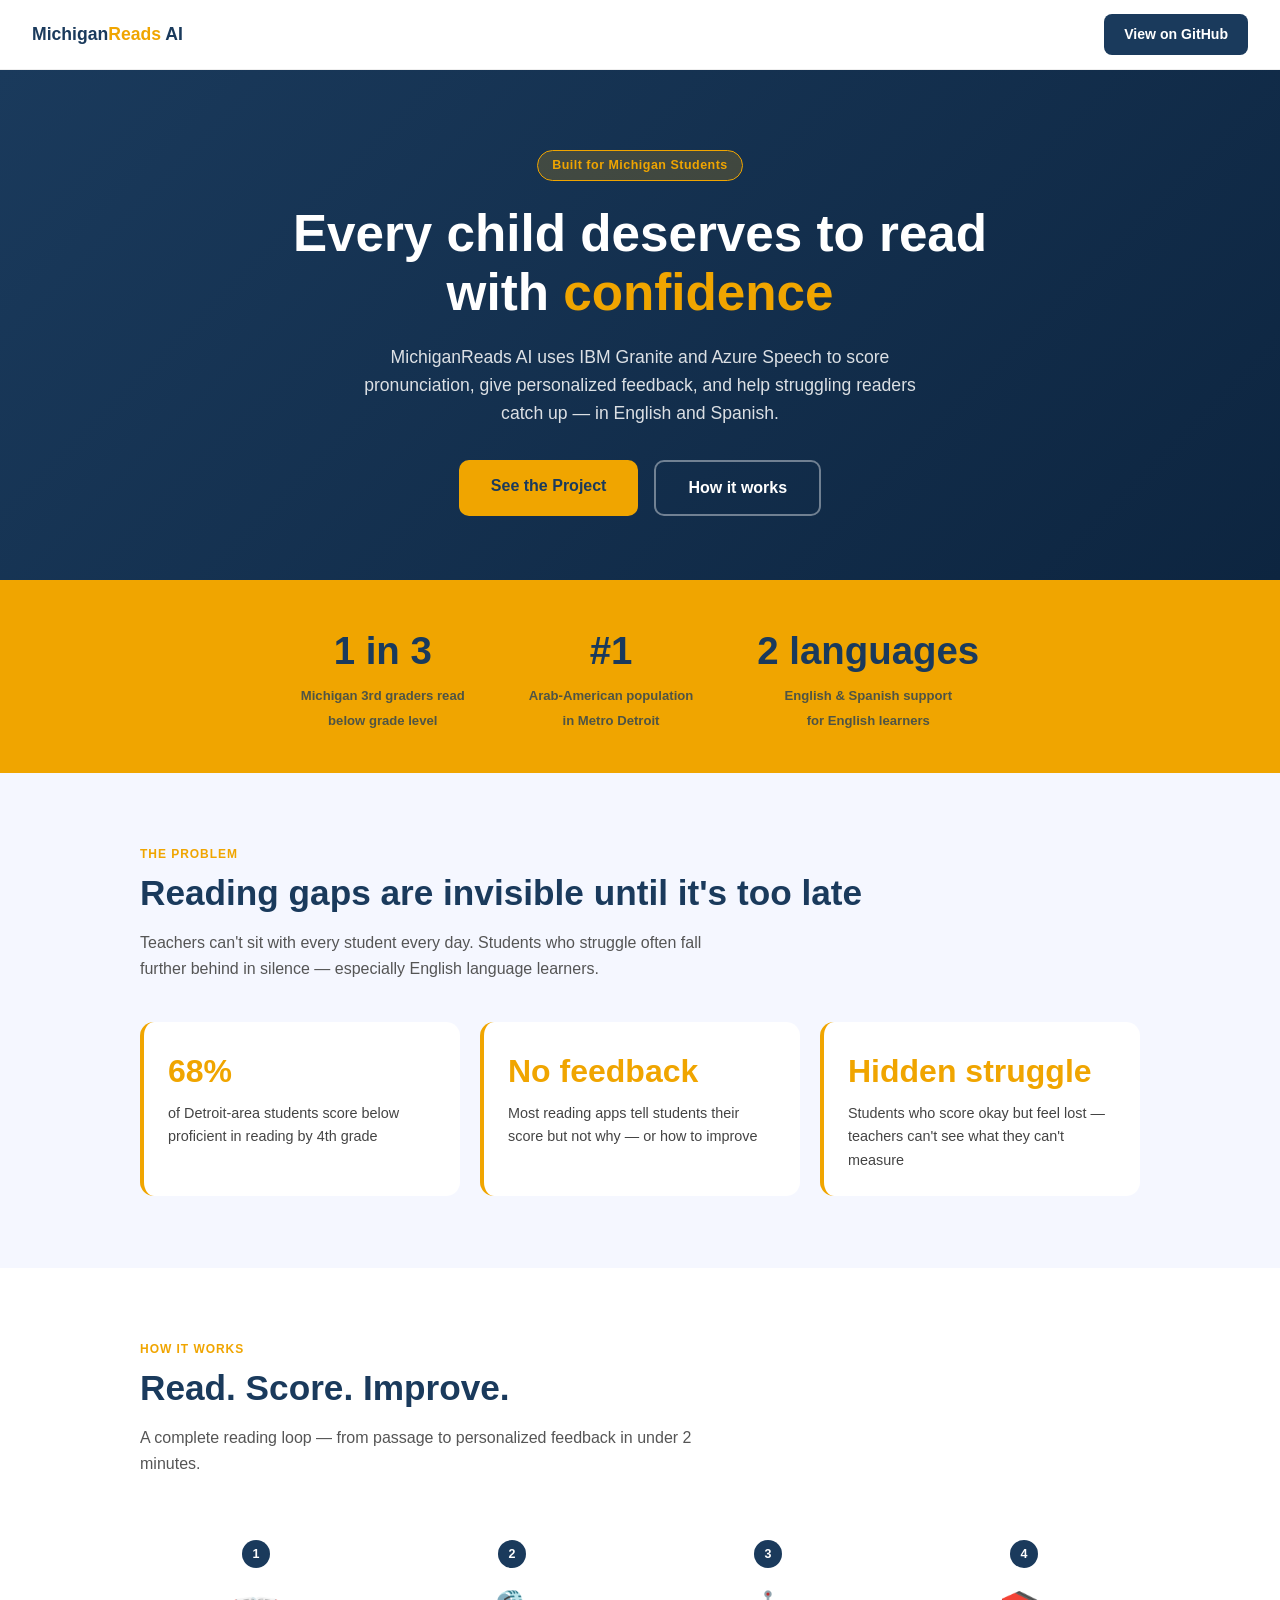
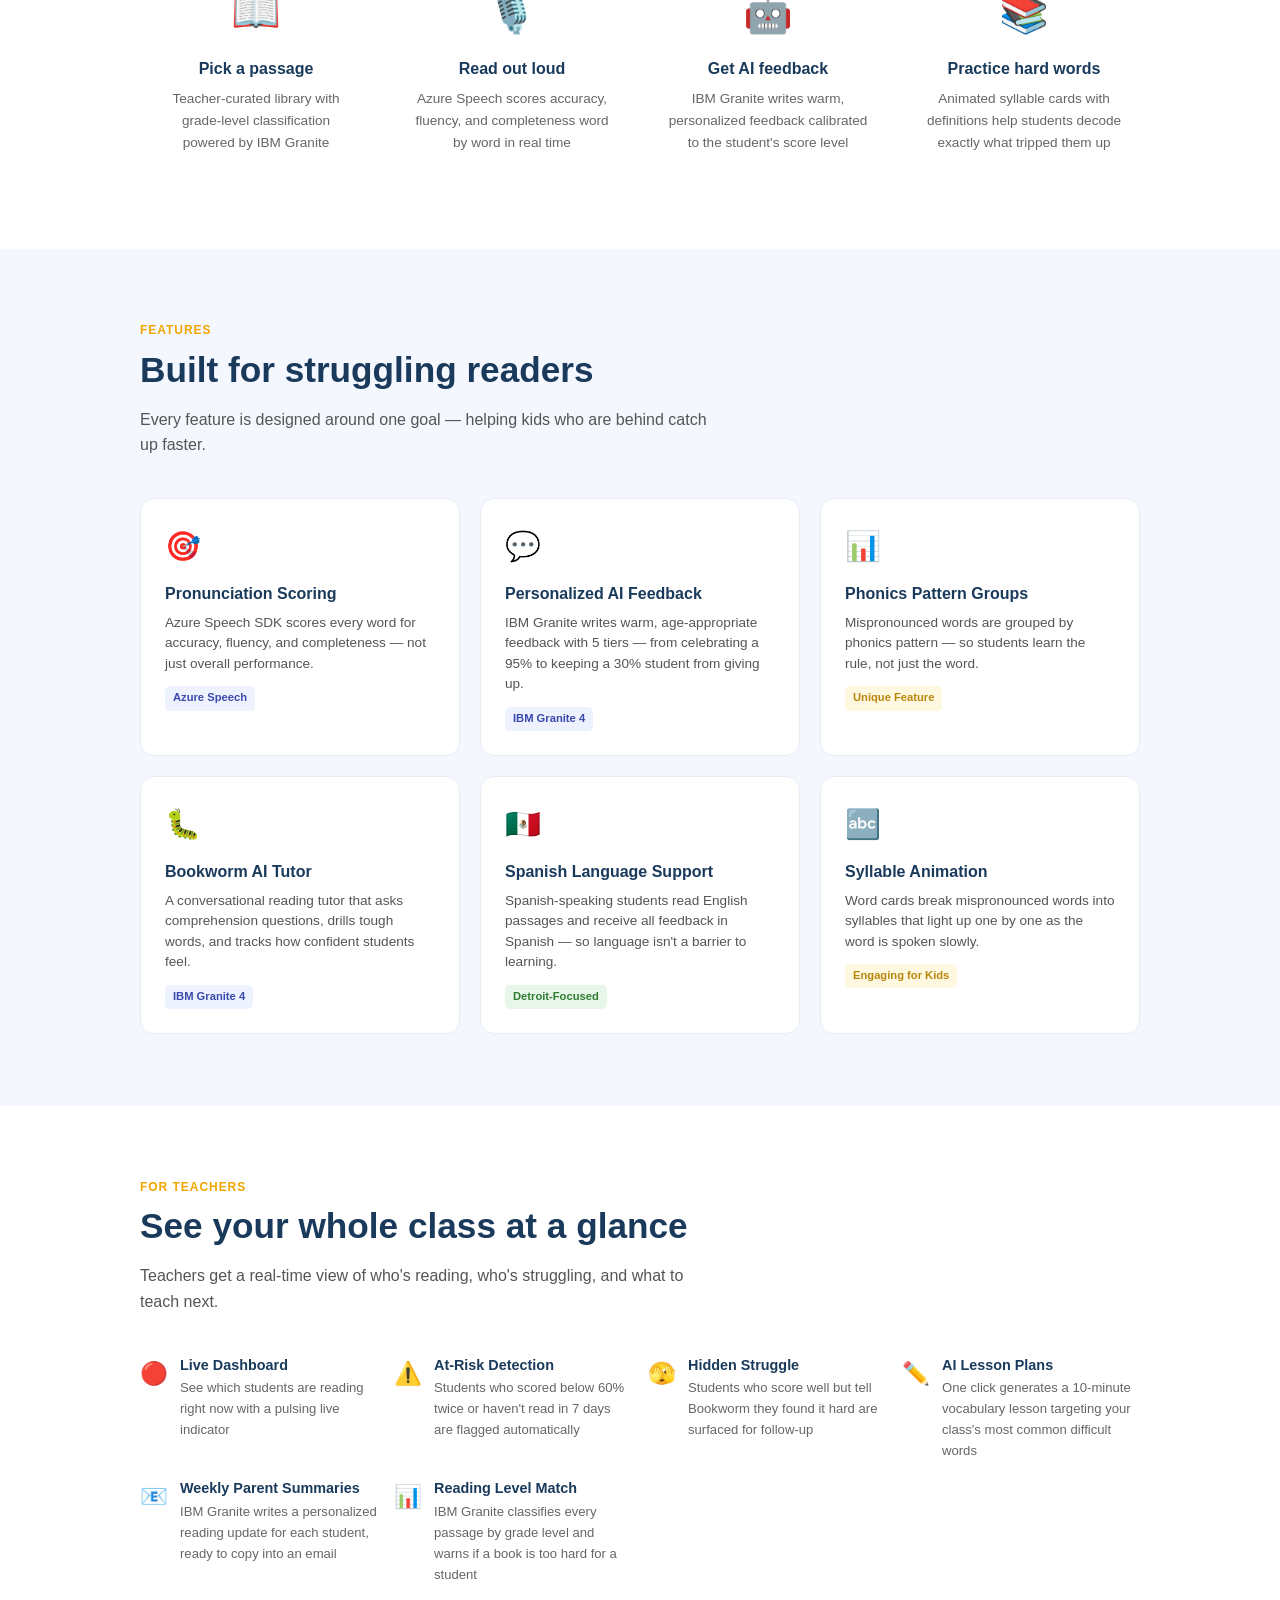
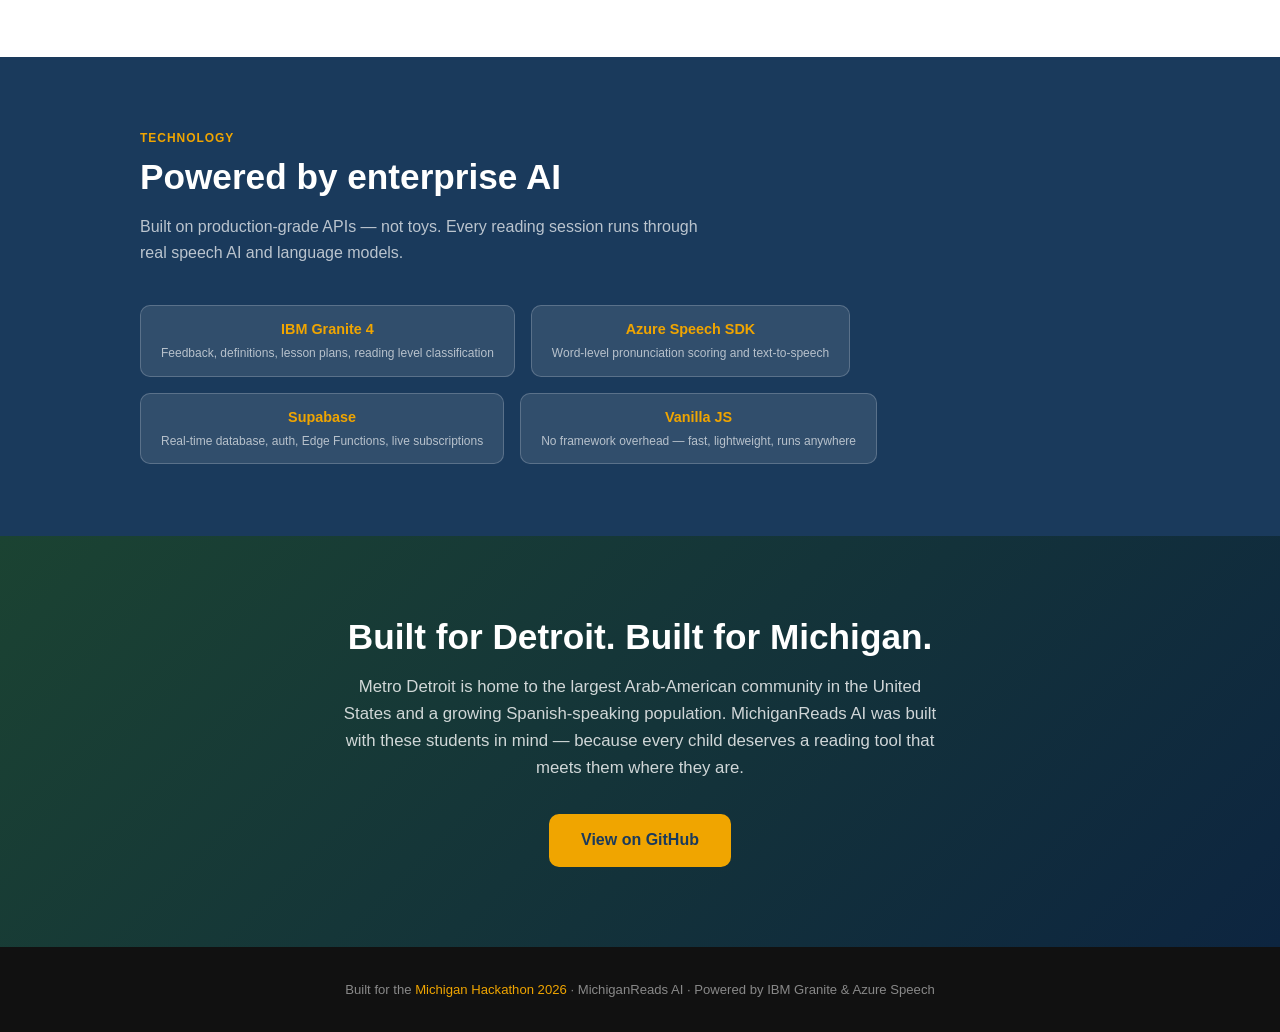
<file: docs/index.html>
<!DOCTYPE html>
<html lang="en">
<head>
  <meta charset="UTF-8" />
  <meta name="viewport" content="width=device-width, initial-scale=1.0" />
  <title>MichiganReads AI — Reading Confidence for Every Student</title>
  <style>
    *, *::before, *::after { box-sizing: border-box; margin: 0; padding: 0; }

    :root {
      --navy:  #1a3a5c;
      --gold:  #f0a500;
      --green: #2e7d32;
      --light: #f5f7ff;
      --text:  #222;
    }

    body {
      font-family: -apple-system, BlinkMacSystemFont, 'Segoe UI', sans-serif;
      color: var(--text);
      background: white;
      line-height: 1.6;
    }

    /* ── Nav ── */
    nav {
      position: sticky;
      top: 0;
      background: white;
      border-bottom: 1.5px solid #eee;
      padding: 0.9rem 2rem;
      display: flex;
      align-items: center;
      justify-content: space-between;
      z-index: 100;
    }
    .nav-logo {
      font-size: 1.1rem;
      font-weight: 800;
      color: var(--navy);
    }
    .nav-logo span { color: var(--gold); }
    .nav-cta {
      background: var(--navy);
      color: white;
      border: none;
      padding: 0.55rem 1.25rem;
      border-radius: 8px;
      font-weight: 700;
      font-size: 0.88rem;
      cursor: pointer;
      text-decoration: none;
    }

    /* ── Hero ── */
    .hero {
      background: linear-gradient(135deg, var(--navy) 0%, #0d2540 100%);
      color: white;
      padding: 5rem 2rem 4rem;
      text-align: center;
    }
    .hero-badge {
      display: inline-block;
      background: rgba(240,165,0,0.2);
      border: 1.5px solid var(--gold);
      color: var(--gold);
      font-size: 0.78rem;
      font-weight: 700;
      padding: 0.3rem 0.9rem;
      border-radius: 20px;
      margin-bottom: 1.5rem;
      letter-spacing: 0.04em;
    }
    .hero h1 {
      font-size: clamp(2rem, 5vw, 3.2rem);
      font-weight: 900;
      line-height: 1.15;
      max-width: 700px;
      margin: 0 auto 1.25rem;
    }
    .hero h1 span { color: var(--gold); }
    .hero p {
      font-size: 1.1rem;
      opacity: 0.85;
      max-width: 560px;
      margin: 0 auto 2rem;
    }
    .hero-btns {
      display: flex;
      gap: 1rem;
      justify-content: center;
      flex-wrap: wrap;
    }
    .btn-primary {
      background: var(--gold);
      color: var(--navy);
      border: none;
      padding: 0.85rem 2rem;
      border-radius: 10px;
      font-weight: 800;
      font-size: 1rem;
      cursor: pointer;
      text-decoration: none;
      display: inline-block;
    }
    .btn-outline {
      background: transparent;
      color: white;
      border: 2px solid rgba(255,255,255,0.4);
      padding: 0.85rem 2rem;
      border-radius: 10px;
      font-weight: 700;
      font-size: 1rem;
      cursor: pointer;
      text-decoration: none;
      display: inline-block;
    }

    /* ── Stats ── */
    .stats {
      background: var(--gold);
      padding: 2.5rem 2rem;
      display: flex;
      justify-content: center;
      gap: 4rem;
      flex-wrap: wrap;
    }
    .stat { text-align: center; }
    .stat-num {
      font-size: 2.4rem;
      font-weight: 900;
      color: var(--navy);
      display: block;
    }
    .stat-label {
      font-size: 0.82rem;
      font-weight: 700;
      color: var(--navy);
      opacity: 0.75;
    }

    /* ── Sections ── */
    section { padding: 4.5rem 2rem; }
    .container { max-width: 1000px; margin: 0 auto; }
    .section-label {
      font-size: 0.75rem;
      font-weight: 800;
      letter-spacing: 0.08em;
      color: var(--gold);
      text-transform: uppercase;
      margin-bottom: 0.5rem;
    }
    h2 {
      font-size: clamp(1.6rem, 3vw, 2.2rem);
      font-weight: 900;
      color: var(--navy);
      margin-bottom: 1rem;
      line-height: 1.2;
    }
    .section-sub {
      font-size: 1rem;
      color: #555;
      max-width: 580px;
      margin-bottom: 2.5rem;
    }

    /* ── Problem ── */
    .problem { background: var(--light); }
    .problem-grid {
      display: grid;
      grid-template-columns: repeat(auto-fit, minmax(240px, 1fr));
      gap: 1.25rem;
      margin-top: 2rem;
    }
    .problem-card {
      background: white;
      border-radius: 14px;
      padding: 1.5rem;
      border-left: 4px solid var(--gold);
    }
    .problem-card-num {
      font-size: 2rem;
      font-weight: 900;
      color: var(--gold);
    }
    .problem-card p {
      font-size: 0.9rem;
      color: #444;
      margin-top: 0.35rem;
    }

    /* ── How it works ── */
    .steps {
      display: grid;
      grid-template-columns: repeat(auto-fit, minmax(200px, 1fr));
      gap: 1.5rem;
      margin-top: 2rem;
    }
    .step {
      text-align: center;
      padding: 1.5rem 1rem;
    }
    .step-icon {
      font-size: 2.5rem;
      margin-bottom: 0.75rem;
      display: block;
    }
    .step h3 {
      font-size: 1rem;
      font-weight: 800;
      color: var(--navy);
      margin-bottom: 0.4rem;
    }
    .step p { font-size: 0.85rem; color: #666; }
    .step-num {
      display: inline-block;
      background: var(--navy);
      color: white;
      width: 28px;
      height: 28px;
      border-radius: 50%;
      font-size: 0.78rem;
      font-weight: 800;
      line-height: 28px;
      margin-bottom: 0.75rem;
    }

    /* ── Features ── */
    .features { background: var(--light); }
    .features-grid {
      display: grid;
      grid-template-columns: repeat(auto-fit, minmax(280px, 1fr));
      gap: 1.25rem;
    }
    .feature-card {
      background: white;
      border-radius: 14px;
      padding: 1.5rem;
      border: 1.5px solid #e8edf5;
    }
    .feature-icon { font-size: 1.8rem; margin-bottom: 0.75rem; }
    .feature-card h3 {
      font-size: 1rem;
      font-weight: 800;
      color: var(--navy);
      margin-bottom: 0.4rem;
    }
    .feature-card p { font-size: 0.85rem; color: #555; line-height: 1.5; }
    .feature-tag {
      display: inline-block;
      margin-top: 0.75rem;
      font-size: 0.7rem;
      font-weight: 700;
      background: #eef2ff;
      color: #3949ab;
      padding: 0.2rem 0.5rem;
      border-radius: 5px;
    }
    .feature-tag.green { background: #e8f5e9; color: var(--green); }
    .feature-tag.gold  { background: #fff8e1; color: #b8860b; }

    /* ── For teachers ── */
    .teacher-features {
      display: grid;
      grid-template-columns: repeat(auto-fit, minmax(220px, 1fr));
      gap: 1rem;
      margin-top: 2rem;
    }
    .teacher-item {
      display: flex;
      align-items: flex-start;
      gap: 0.75rem;
    }
    .teacher-item-icon {
      font-size: 1.4rem;
      flex-shrink: 0;
      margin-top: 0.1rem;
    }
    .teacher-item h4 {
      font-size: 0.9rem;
      font-weight: 700;
      color: var(--navy);
    }
    .teacher-item p { font-size: 0.82rem; color: #666; }

    /* ── Tech ── */
    .tech { background: var(--navy); color: white; }
    .tech h2 { color: white; }
    .tech .section-sub { color: rgba(255,255,255,0.7); }
    .tech-grid {
      display: flex;
      flex-wrap: wrap;
      gap: 1rem;
      margin-top: 2rem;
    }
    .tech-chip {
      background: rgba(255,255,255,0.1);
      border: 1.5px solid rgba(255,255,255,0.2);
      border-radius: 10px;
      padding: 0.75rem 1.25rem;
      text-align: center;
    }
    .tech-chip-name {
      font-size: 0.9rem;
      font-weight: 800;
      color: var(--gold);
    }
    .tech-chip-desc {
      font-size: 0.75rem;
      color: rgba(255,255,255,0.65);
      margin-top: 0.2rem;
    }

    /* ── Detroit ── */
    .detroit {
      background: linear-gradient(135deg, #1b4332 0%, #0d2540 100%);
      color: white;
      text-align: center;
      padding: 5rem 2rem;
    }
    .detroit h2 { color: white; margin-bottom: 1rem; }
    .detroit p {
      color: rgba(255,255,255,0.8);
      max-width: 600px;
      margin: 0 auto 2rem;
      font-size: 1.05rem;
    }

    /* ── Footer ── */
    footer {
      background: #111;
      color: rgba(255,255,255,0.5);
      text-align: center;
      padding: 2rem;
      font-size: 0.82rem;
    }
    footer span { color: var(--gold); }

    @media (max-width: 600px) {
      .stats { gap: 2rem; }
      nav { padding: 0.75rem 1rem; }
    }
  </style>
</head>
<body>

<!-- Nav -->
<nav>
  <div class="nav-logo">Michigan<span>Reads</span> AI</div>
  <a class="nav-cta" href="https://github.com/AliAlj/FourG" target="_blank">View on GitHub</a>
</nav>

<!-- Hero -->
<section class="hero">
  <div class="hero-badge">Built for Michigan Students</div>
  <h1>Every child deserves to read with <span>confidence</span></h1>
  <p>MichiganReads AI uses IBM Granite and Azure Speech to score pronunciation, give personalized feedback, and help struggling readers catch up — in English and Spanish.</p>
  <div class="hero-btns">
    <a class="btn-primary" href="https://github.com/AliAlj/FourG" target="_blank">See the Project</a>
    <a class="btn-outline" href="#how-it-works">How it works</a>
  </div>
</section>

<!-- Stats -->
<div class="stats">
  <div class="stat">
    <span class="stat-num">1 in 3</span>
    <span class="stat-label">Michigan 3rd graders read<br>below grade level</span>
  </div>
  <div class="stat">
    <span class="stat-num">#1</span>
    <span class="stat-label">Arab-American population<br>in Metro Detroit</span>
  </div>
  <div class="stat">
    <span class="stat-num">2 languages</span>
    <span class="stat-label">English & Spanish support<br>for English learners</span>
  </div>
</div>

<!-- Problem -->
<section class="problem">
  <div class="container">
    <div class="section-label">The Problem</div>
    <h2>Reading gaps are invisible until it's too late</h2>
    <p class="section-sub">Teachers can't sit with every student every day. Students who struggle often fall further behind in silence — especially English language learners.</p>
    <div class="problem-grid">
      <div class="problem-card">
        <div class="problem-card-num">68%</div>
        <p>of Detroit-area students score below proficient in reading by 4th grade</p>
      </div>
      <div class="problem-card">
        <div class="problem-card-num">No feedback</div>
        <p>Most reading apps tell students their score but not why — or how to improve</p>
      </div>
      <div class="problem-card">
        <div class="problem-card-num">Hidden struggle</div>
        <p>Students who score okay but feel lost — teachers can't see what they can't measure</p>
      </div>
    </div>
  </div>
</section>

<!-- How it works -->
<section id="how-it-works">
  <div class="container">
    <div class="section-label">How It Works</div>
    <h2>Read. Score. Improve.</h2>
    <p class="section-sub">A complete reading loop — from passage to personalized feedback in under 2 minutes.</p>
    <div class="steps">
      <div class="step">
        <span class="step-num">1</span>
        <span class="step-icon">📖</span>
        <h3>Pick a passage</h3>
        <p>Teacher-curated library with grade-level classification powered by IBM Granite</p>
      </div>
      <div class="step">
        <span class="step-num">2</span>
        <span class="step-icon">🎙️</span>
        <h3>Read out loud</h3>
        <p>Azure Speech scores accuracy, fluency, and completeness word by word in real time</p>
      </div>
      <div class="step">
        <span class="step-num">3</span>
        <span class="step-icon">🤖</span>
        <h3>Get AI feedback</h3>
        <p>IBM Granite writes warm, personalized feedback calibrated to the student's score level</p>
      </div>
      <div class="step">
        <span class="step-num">4</span>
        <span class="step-icon">📚</span>
        <h3>Practice hard words</h3>
        <p>Animated syllable cards with definitions help students decode exactly what tripped them up</p>
      </div>
    </div>
  </div>
</section>

<!-- Features -->
<section class="features">
  <div class="container">
    <div class="section-label">Features</div>
    <h2>Built for struggling readers</h2>
    <p class="section-sub">Every feature is designed around one goal — helping kids who are behind catch up faster.</p>
    <div class="features-grid">
      <div class="feature-card">
        <div class="feature-icon">🎯</div>
        <h3>Pronunciation Scoring</h3>
        <p>Azure Speech SDK scores every word for accuracy, fluency, and completeness — not just overall performance.</p>
        <span class="feature-tag">Azure Speech</span>
      </div>
      <div class="feature-card">
        <div class="feature-icon">💬</div>
        <h3>Personalized AI Feedback</h3>
        <p>IBM Granite writes warm, age-appropriate feedback with 5 tiers — from celebrating a 95% to keeping a 30% student from giving up.</p>
        <span class="feature-tag">IBM Granite 4</span>
      </div>
      <div class="feature-card">
        <div class="feature-icon">📊</div>
        <h3>Phonics Pattern Groups</h3>
        <p>Mispronounced words are grouped by phonics pattern — so students learn the rule, not just the word.</p>
        <span class="feature-tag gold">Unique Feature</span>
      </div>
      <div class="feature-card">
        <div class="feature-icon">🐛</div>
        <h3>Bookworm AI Tutor</h3>
        <p>A conversational reading tutor that asks comprehension questions, drills tough words, and tracks how confident students feel.</p>
        <span class="feature-tag">IBM Granite 4</span>
      </div>
      <div class="feature-card">
        <div class="feature-icon">🇲🇽</div>
        <h3>Spanish Language Support</h3>
        <p>Spanish-speaking students read English passages and receive all feedback in Spanish — so language isn't a barrier to learning.</p>
        <span class="feature-tag green">Detroit-Focused</span>
      </div>
      <div class="feature-card">
        <div class="feature-icon">🔤</div>
        <h3>Syllable Animation</h3>
        <p>Word cards break mispronounced words into syllables that light up one by one as the word is spoken slowly.</p>
        <span class="feature-tag gold">Engaging for Kids</span>
      </div>
    </div>
  </div>
</section>

<!-- Teacher -->
<section>
  <div class="container">
    <div class="section-label">For Teachers</div>
    <h2>See your whole class at a glance</h2>
    <p class="section-sub">Teachers get a real-time view of who's reading, who's struggling, and what to teach next.</p>
    <div class="teacher-features">
      <div class="teacher-item">
        <div class="teacher-item-icon">🔴</div>
        <div>
          <h4>Live Dashboard</h4>
          <p>See which students are reading right now with a pulsing live indicator</p>
        </div>
      </div>
      <div class="teacher-item">
        <div class="teacher-item-icon">⚠️</div>
        <div>
          <h4>At-Risk Detection</h4>
          <p>Students who scored below 60% twice or haven't read in 7 days are flagged automatically</p>
        </div>
      </div>
      <div class="teacher-item">
        <div class="teacher-item-icon">🫣</div>
        <div>
          <h4>Hidden Struggle</h4>
          <p>Students who score well but tell Bookworm they found it hard are surfaced for follow-up</p>
        </div>
      </div>
      <div class="teacher-item">
        <div class="teacher-item-icon">✏️</div>
        <div>
          <h4>AI Lesson Plans</h4>
          <p>One click generates a 10-minute vocabulary lesson targeting your class's most common difficult words</p>
        </div>
      </div>
      <div class="teacher-item">
        <div class="teacher-item-icon">📧</div>
        <div>
          <h4>Weekly Parent Summaries</h4>
          <p>IBM Granite writes a personalized reading update for each student, ready to copy into an email</p>
        </div>
      </div>
      <div class="teacher-item">
        <div class="teacher-item-icon">📊</div>
        <div>
          <h4>Reading Level Match</h4>
          <p>IBM Granite classifies every passage by grade level and warns if a book is too hard for a student</p>
        </div>
      </div>
    </div>
  </div>
</section>

<!-- Tech -->
<section class="tech">
  <div class="container">
    <div class="section-label">Technology</div>
    <h2>Powered by enterprise AI</h2>
    <p class="section-sub">Built on production-grade APIs — not toys. Every reading session runs through real speech AI and language models.</p>
    <div class="tech-grid">
      <div class="tech-chip">
        <div class="tech-chip-name">IBM Granite 4</div>
        <div class="tech-chip-desc">Feedback, definitions, lesson plans, reading level classification</div>
      </div>
      <div class="tech-chip">
        <div class="tech-chip-name">Azure Speech SDK</div>
        <div class="tech-chip-desc">Word-level pronunciation scoring and text-to-speech</div>
      </div>
      <div class="tech-chip">
        <div class="tech-chip-name">Supabase</div>
        <div class="tech-chip-desc">Real-time database, auth, Edge Functions, live subscriptions</div>
      </div>
      <div class="tech-chip">
        <div class="tech-chip-name">Vanilla JS</div>
        <div class="tech-chip-desc">No framework overhead — fast, lightweight, runs anywhere</div>
      </div>
    </div>
  </div>
</section>

<!-- Detroit -->
<section class="detroit">
  <div class="container">
    <h2>Built for Detroit. Built for Michigan.</h2>
    <p>Metro Detroit is home to the largest Arab-American community in the United States and a growing Spanish-speaking population. MichiganReads AI was built with these students in mind — because every child deserves a reading tool that meets them where they are.</p>
    <a class="btn-primary" href="https://github.com/AliAlj/FourG" target="_blank">View on GitHub</a>
  </div>
</section>

<!-- Footer -->
<footer>
  <p>Built for the <span>Michigan Hackathon 2026</span> · MichiganReads AI · Powered by IBM Granite &amp; Azure Speech</p>
</footer>

</body>
</html>
</file>
